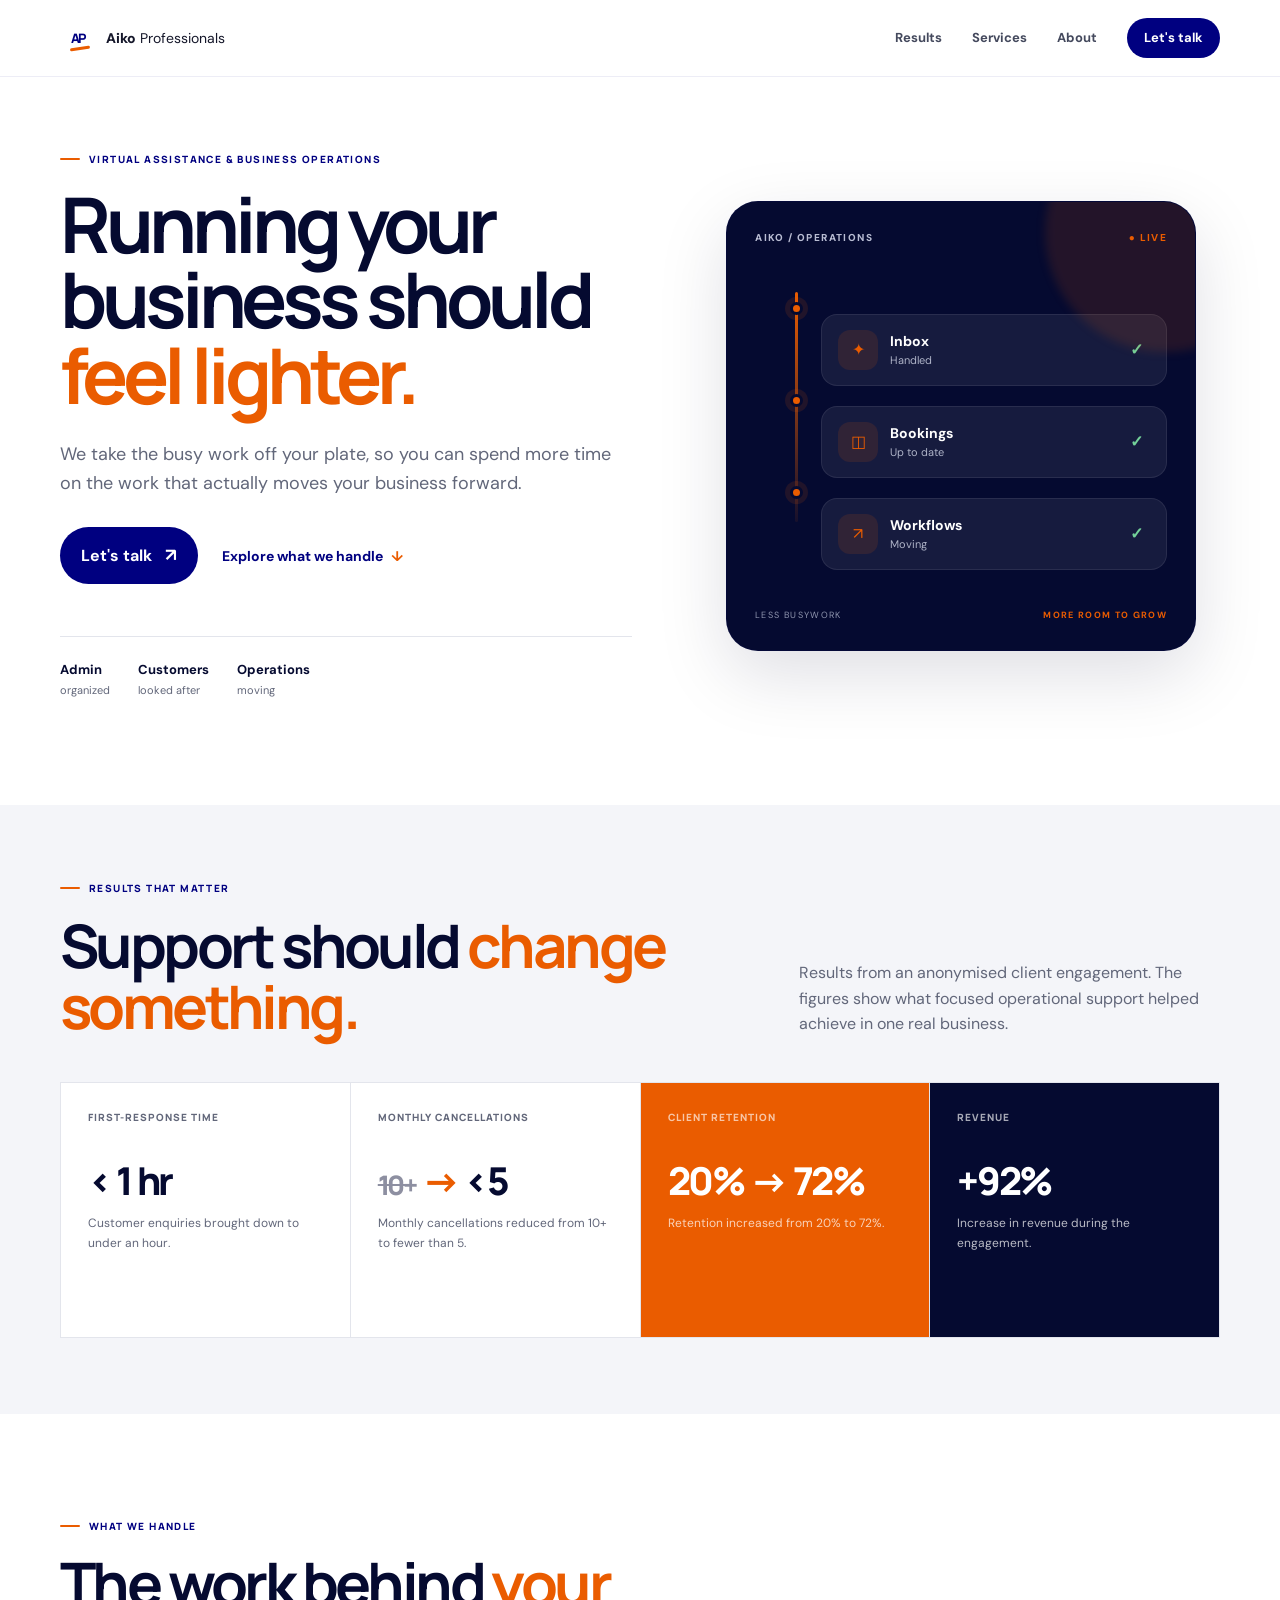
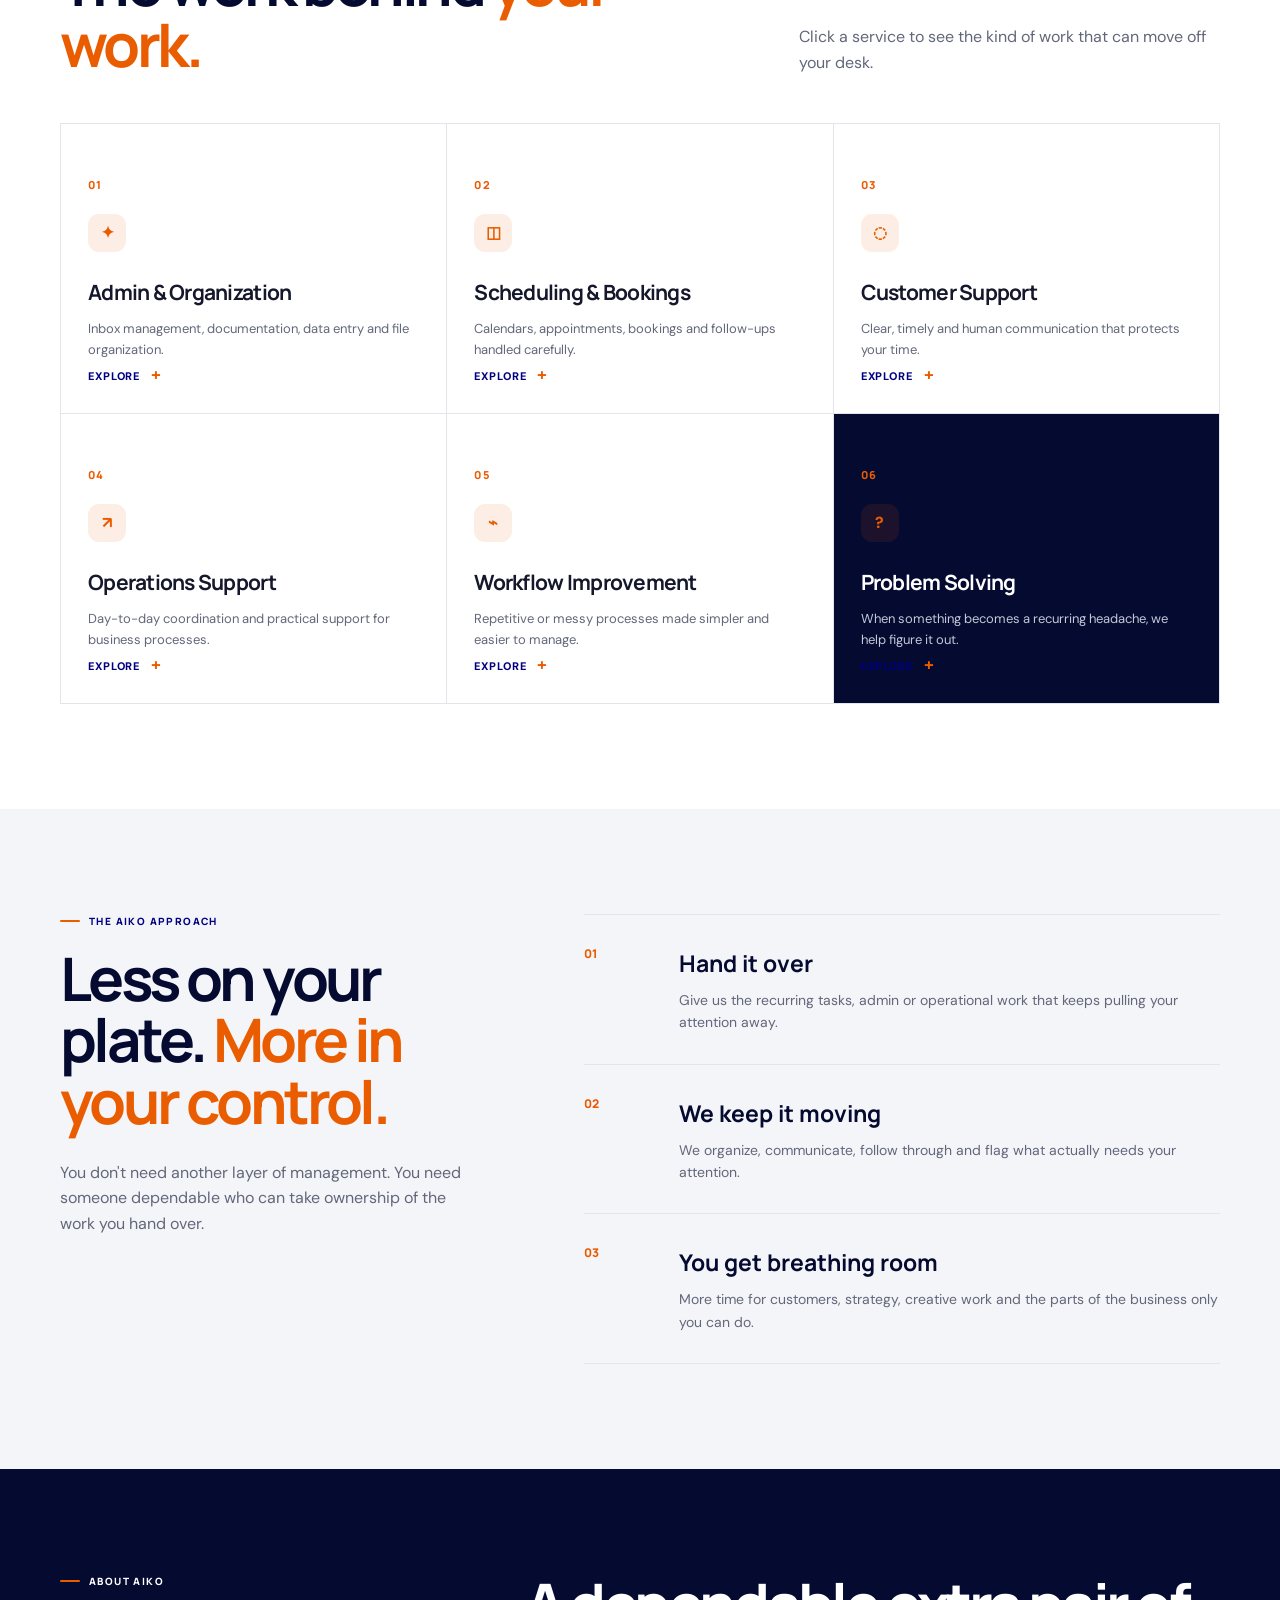
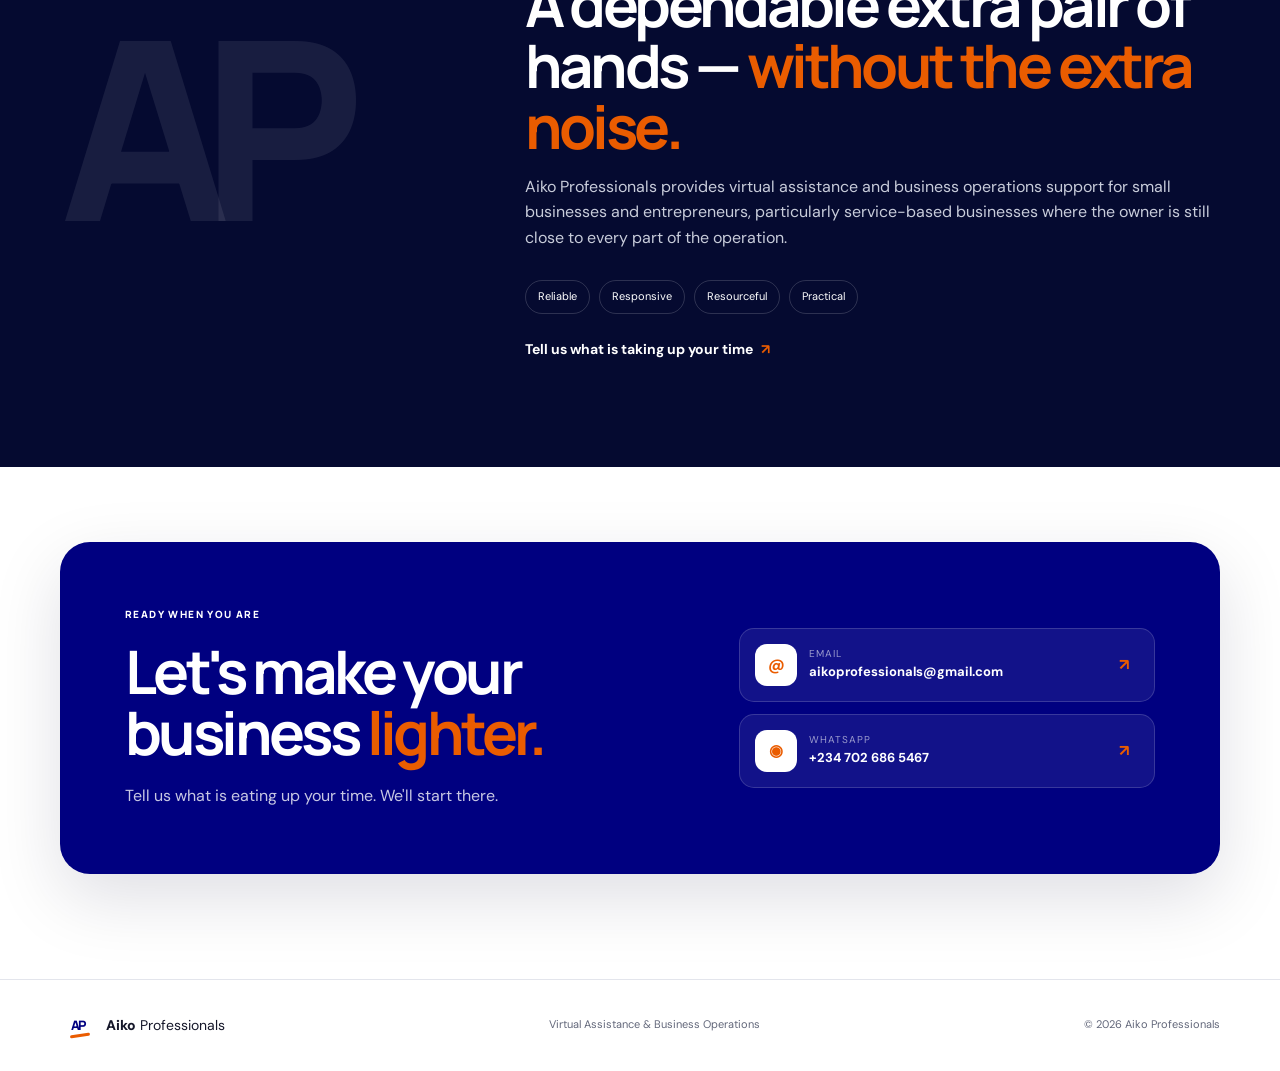
<file: index.html>
<!doctype html>
<html lang="en">
<head>
  <meta charset="utf-8">
  <meta name="viewport" content="width=device-width, initial-scale=1">
  <meta name="description" content="Aiko Professionals provides virtual assistance and business operations support for small businesses and entrepreneurs.">
  <meta name="theme-color" content="#000080">
  <link rel="canonical" href="https://aiko-professional.vercel.app/">
  <meta property="og:type" content="website">
  <meta property="og:site_name" content="Aiko Professionals">
  <meta property="og:title" content="Aiko Professionals | Virtual Assistance & Business Operations">
  <meta property="og:description" content="We take the busy work off your plate, so you can focus on what matters.">
  <meta property="og:url" content="https://aiko-professional.vercel.app/">
  <meta property="og:image" content="https://aiko-professional.vercel.app/og-image.svg">
  <meta name="twitter:card" content="summary_large_image">
  <meta name="twitter:title" content="Aiko Professionals | Virtual Assistance & Business Operations">
  <meta name="twitter:description" content="We take the busy work off your plate, so you can focus on what matters.">
  <meta name="twitter:image" content="https://aiko-professional.vercel.app/og-image.svg">
  <link rel="icon" type="image/svg+xml" href="/favicon.svg">
  <title>Aiko Professionals | Virtual Assistance & Business Operations</title>
  <link rel="preconnect" href="https://fonts.googleapis.com">
  <link rel="preconnect" href="https://fonts.gstatic.com" crossorigin>
  <link href="https://fonts.googleapis.com/css2?family=DM+Sans:wght@400;500;600;700&family=Manrope:wght@500;600;700;800&display=swap" rel="stylesheet">
  <link rel="stylesheet" href="styles.css">
</head>
<body>
  <header class="site-header" id="top">
    <nav class="nav container" aria-label="Primary navigation">
      <a class="brand" href="#top" aria-label="Aiko Professionals home">
        <span class="brand-mark" aria-hidden="true"><span>AP</span><i></i></span>
        <span class="brand-name"><strong>Aiko</strong> Professionals</span>
      </a>
      <button class="menu-toggle" aria-expanded="false" aria-controls="site-menu" aria-label="Open menu"><span></span><span></span></button>
      <div class="nav-links" id="site-menu">
        <a href="#results">Results</a>
        <a href="#services">Services</a>
        <a href="#about">About</a>
        <a class="nav-cta" href="#contact">Let's talk</a>
      </div>
    </nav>
  </header>

  <main>
    <section class="hero section">
      <div class="container hero-grid">
        <div class="hero-copy reveal">
          <p class="eyebrow"><span></span> Virtual Assistance & Business Operations</p>
          <h1>Running your business should <em>feel lighter.</em></h1>
          <p class="hero-text">We take the busy work off your plate, so you can spend more time on the work that actually moves your business forward.</p>
          <div class="hero-actions">
            <a class="button button-primary" href="#contact">Let's talk <span>↗</span></a>
            <a class="text-link" href="#services">Explore what we handle <span>↓</span></a>
          </div>
          <div class="hero-proof">
            <div><strong>Admin</strong><span>organized</span></div>
            <div><strong>Customers</strong><span>looked after</span></div>
            <div><strong>Operations</strong><span>moving</span></div>
          </div>
        </div>

        <div class="hero-visual reveal delay-1" aria-label="Interactive operations support visual">
          <div class="visual-shell">
            <div class="visual-top"><span>AIKO / OPERATIONS</span><span class="live-dot">● LIVE</span></div>
            <div class="flow-line"><span class="flow-dot dot-1"></span><span class="flow-dot dot-2"></span><span class="flow-dot dot-3"></span></div>
            <div class="task task-one"><span class="task-icon">✦</span><div><b>Inbox</b><small>Handled</small></div><strong>✓</strong></div>
            <div class="task task-two"><span class="task-icon">◫</span><div><b>Bookings</b><small>Up to date</small></div><strong>✓</strong></div>
            <div class="task task-three"><span class="task-icon">↗</span><div><b>Workflows</b><small>Moving</small></div><strong>✓</strong></div>
            <div class="visual-bottom"><span>LESS BUSYWORK</span><b>MORE ROOM TO GROW</b></div>
          </div>
        </div>
      </div>
    </section>

    <section class="results section-sm" id="results">
      <div class="container">
        <div class="results-head reveal">
          <div><p class="eyebrow"><span></span> Results that matter</p><h2>Support should <em>change something.</em></h2></div>
          <p>Results from an anonymised client engagement. The figures show what focused operational support helped achieve in one real business.</p>
        </div>
        <div class="stats-grid">
          <article class="stat-card reveal"><span class="stat-label">First-response time</span><strong data-count="1" data-prefix="&lt; " data-suffix=" hr">&lt; 1 hr</strong><p>Customer enquiries brought down to under an hour.</p></article>
          <article class="stat-card reveal delay-1"><span class="stat-label">Monthly cancellations</span><strong><span class="strike">10+</span> <span class="arrow">→</span> &lt;5</strong><p>Monthly cancellations reduced from 10+ to fewer than 5.</p></article>
          <article class="stat-card stat-card-accent reveal delay-2"><span class="stat-label">Client retention</span><strong data-count="72" data-suffix="%">20% → 72%</strong><p>Retention increased from 20% to 72%.</p></article>
          <article class="stat-card stat-card-dark reveal"><span class="stat-label">Revenue</span><strong data-count="92" data-prefix="+" data-suffix="%">+92%</strong><p>Increase in revenue during the engagement.</p></article>
        </div>
      </div>
    </section>

    <section class="services section" id="services">
      <div class="container">
        <div class="section-heading reveal">
          <div><p class="eyebrow"><span></span> What we handle</p><h2>The work behind <em>your work.</em></h2></div>
          <p>Click a service to see the kind of work that can move off your desk.</p>
        </div>
        <div class="service-grid">
          <button class="service-card reveal" type="button" aria-expanded="false">
            <span class="service-no">01</span><span class="service-icon">✦</span><h3>Admin & Organization</h3><p>Inbox management, documentation, data entry and file organization.</p><span class="service-more">Explore <b>+</b></span>
            <span class="service-detail">Inbox cleanup · Data entry · Documents · File organization · Routine admin</span>
          </button>
          <button class="service-card reveal delay-1" type="button" aria-expanded="false">
            <span class="service-no">02</span><span class="service-icon">◫</span><h3>Scheduling & Bookings</h3><p>Calendars, appointments, bookings and follow-ups handled carefully.</p><span class="service-more">Explore <b>+</b></span>
            <span class="service-detail">Calendar management · Appointment setting · Booking coordination · Reminders · Follow-ups</span>
          </button>
          <button class="service-card reveal delay-2" type="button" aria-expanded="false">
            <span class="service-no">03</span><span class="service-icon">◌</span><h3>Customer Support</h3><p>Clear, timely and human communication that protects your time.</p><span class="service-more">Explore <b>+</b></span>
            <span class="service-detail">Email support · Customer enquiries · Responses · Follow-ups · Service coordination</span>
          </button>
          <button class="service-card reveal" type="button" aria-expanded="false">
            <span class="service-no">04</span><span class="service-icon">↗</span><h3>Operations Support</h3><p>Day-to-day coordination and practical support for business processes.</p><span class="service-more">Explore <b>+</b></span>
            <span class="service-detail">Task coordination · Process tracking · Documentation · Admin support · Day-to-day operations</span>
          </button>
          <button class="service-card reveal delay-1" type="button" aria-expanded="false">
            <span class="service-no">05</span><span class="service-icon">⌁</span><h3>Workflow Improvement</h3><p>Repetitive or messy processes made simpler and easier to manage.</p><span class="service-more">Explore <b>+</b></span>
            <span class="service-detail">Process review · Simplification · Templates · Automation opportunities · Better handoffs</span>
          </button>
          <button class="service-card service-card-dark reveal delay-2" type="button" aria-expanded="false">
            <span class="service-no">06</span><span class="service-icon">?</span><h3>Problem Solving</h3><p>When something becomes a recurring headache, we help figure it out.</p><span class="service-more">Explore <b>+</b></span>
            <span class="service-detail">Troubleshooting · Research · Finding practical solutions · Resourcefulness · Follow-through</span>
          </button>
        </div>
      </div>
    </section>

    <section class="approach section" id="approach">
      <div class="container approach-grid">
        <div class="approach-intro reveal">
          <p class="eyebrow"><span></span> The Aiko approach</p>
          <h2>Less on your plate. <em>More in your control.</em></h2>
          <p>You don't need another layer of management. You need someone dependable who can take ownership of the work you hand over.</p>
        </div>
        <div class="steps">
          <article class="step reveal"><span>01</span><div><h3>Hand it over</h3><p>Give us the recurring tasks, admin or operational work that keeps pulling your attention away.</p></div></article>
          <article class="step reveal delay-1"><span>02</span><div><h3>We keep it moving</h3><p>We organize, communicate, follow through and flag what actually needs your attention.</p></div></article>
          <article class="step reveal delay-2"><span>03</span><div><h3>You get breathing room</h3><p>More time for customers, strategy, creative work and the parts of the business only you can do.</p></div></article>
        </div>
      </div>
    </section>

    <section class="about section" id="about">
      <div class="container about-grid">
        <div class="about-label reveal"><p class="eyebrow"><span></span> About Aiko</p><span class="big-ap">AP</span></div>
        <div class="about-copy reveal delay-1">
          <h2>A dependable extra pair of hands — <em>without the extra noise.</em></h2>
          <p>Aiko Professionals provides virtual assistance and business operations support for small businesses and entrepreneurs, particularly service-based businesses where the owner is still close to every part of the operation.</p>
          <div class="about-points">
            <span>Reliable</span><span>Responsive</span><span>Resourceful</span><span>Practical</span>
          </div>
          <a class="text-link" href="#contact">Tell us what is taking up your time <span>↗</span></a>
        </div>
      </div>
    </section>

    <section class="contact section" id="contact">
      <div class="container contact-box reveal">
        <div><p class="eyebrow">Ready when you are</p><h2>Let's make your business <em>lighter.</em></h2><p>Tell us what is eating up your time. We'll start there.</p></div>
        <div class="contact-actions">
          <a class="contact-link" href="mailto:aikoprofessionals@gmail.com"><span class="contact-icon">@</span><span><small>Email</small><strong>aikoprofessionals@gmail.com</strong></span><b>↗</b></a>
          <a class="contact-link" href="https://wa.me/2347026865467" target="_blank" rel="noopener"><span class="contact-icon">◉</span><span><small>WhatsApp</small><strong>+234 702 686 5467</strong></span><b>↗</b></a>
        </div>
      </div>
    </section>
  </main>

  <footer class="footer">
    <div class="container footer-inner">
      <a class="brand footer-brand" href="#top"><span class="brand-mark" aria-hidden="true"><span>AP</span><i></i></span><span class="brand-name"><strong>Aiko</strong> Professionals</span></a>
      <p>Virtual Assistance & Business Operations</p>
      <span>© <span id="year"></span> Aiko Professionals</span>
    </div>
  </footer>

  <script src="script.js"></script>
</body>
</html>
</file>
<file: styles.css>
:root {
  --navy: #000080;
  --orange: #EA5C00;
  --silver: #C0C0C0;
  --deep-navy: #050A30;
  --ink: #15172a;
  --muted: #62677a;
  --soft: #f4f5f9;
  --white: #fff;
  --line: #e3e5ec;
  --shadow: 0 24px 70px rgba(5,10,48,.13);
}
* { box-sizing: border-box; }
html { scroll-behavior: smooth; }
body { margin: 0; color: var(--ink); background: #fff; font-family: "DM Sans", sans-serif; line-height: 1.6; }
button, a { font: inherit; }
a { color: inherit; text-decoration: none; }
button { border: 0; }
.container { width: min(1160px, calc(100% - 40px)); margin: 0 auto; }
.section { padding: 105px 0; }
.section-sm { padding: 76px 0; }
.site-header { position: sticky; top: 0; z-index: 50; background: rgba(255,255,255,.92); border-bottom: 1px solid rgba(0,0,128,.07); backdrop-filter: blur(14px); }
.nav { min-height: 76px; display: flex; align-items: center; justify-content: space-between; gap: 30px; }
.brand { display: inline-flex; align-items: center; gap: 11px; font-size: 14px; }
.brand-name strong { font-weight: 800; }
.brand-mark { position: relative; display: grid; place-items: center; width: 35px; height: 35px; color: var(--navy); font: 800 13px Manrope, sans-serif; letter-spacing: -.12em; }
.brand-mark i { position: absolute; left: 10px; bottom: 6px; width: 20px; height: 3px; background: var(--orange); border-radius: 99px; transform: rotate(-8deg); }
.nav-links { display: flex; align-items: center; gap: 30px; color: #44495d; font-size: 13px; font-weight: 700; }
.nav-links a { transition: color .2s; }
.nav-links a:hover { color: var(--orange); }
.nav-cta { padding: 10px 17px; color: var(--white) !important; background: var(--navy); border-radius: 999px; }
.menu-toggle { display: none; width: 42px; height: 42px; padding: 10px; background: transparent; cursor: pointer; }
.menu-toggle span { display: block; height: 2px; margin: 6px 0; background: var(--navy); }
.eyebrow { display: flex; align-items: center; gap: 9px; margin: 0 0 20px; color: var(--navy); font: 800 10px Manrope, sans-serif; text-transform: uppercase; letter-spacing: .14em; }
.eyebrow span { width: 20px; height: 2px; background: var(--orange); border-radius: 99px; }
h1, h2, h3 { font-family: Manrope, sans-serif; }
h1 { max-width: 800px; margin: 0; color: var(--deep-navy); font-size: clamp(48px, 6vw, 78px); line-height: .98; letter-spacing: -.065em; }
h1 em, h2 em { color: var(--orange); font-style: normal; }
.hero { padding-top: 75px; overflow: hidden; }
.hero-grid { display: grid; grid-template-columns: 1.05fr .95fr; gap: 70px; align-items: center; }
.hero-text { max-width: 610px; margin: 28px 0 30px; color: var(--muted); font-size: 18px; }
.hero-actions { display: flex; align-items: center; gap: 24px; flex-wrap: wrap; }
.button { display: inline-flex; align-items: center; gap: 13px; padding: 14px 21px; border-radius: 999px; font-weight: 700; transition: transform .2s, box-shadow .2s; }
.button:hover { transform: translateY(-2px); box-shadow: 0 10px 25px rgba(0,0,128,.16); }
.button-primary { color: var(--white); background: var(--navy); }
.button span { font-size: 18px; }
.text-link { display: inline-flex; align-items: center; gap: 8px; color: var(--navy); font-weight: 700; font-size: 14px; }
.text-link span { color: var(--orange); }
.hero-proof { display: flex; gap: 28px; margin-top: 52px; padding-top: 23px; border-top: 1px solid var(--line); }
.hero-proof div { display: grid; gap: 1px; }
.hero-proof strong { color: var(--deep-navy); font-size: 13px; }
.hero-proof span { color: var(--muted); font-size: 11px; }
.hero-visual { min-height: 510px; display: grid; place-items: center; }
.visual-shell { position: relative; width: min(470px, 100%); height: 450px; padding: 28px; overflow: hidden; border: 1px solid rgba(0,0,128,.1); border-radius: 32px; background: var(--deep-navy); box-shadow: var(--shadow); transition: transform .18s ease; }
.visual-shell::after { content: ""; position: absolute; width: 240px; height: 240px; right: -90px; top: -90px; border-radius: 50%; background: rgba(234,92,0,.13); filter: blur(5px); }
.visual-top { position: relative; z-index: 2; display: flex; justify-content: space-between; color: #b9bdd3; font-size: 10px; font-weight: 800; letter-spacing: .14em; }
.live-dot { color: var(--orange); }
.flow-line { position: absolute; left: 68px; top: 90px; width: 3px; height: 230px; background: linear-gradient(var(--orange), rgba(234,92,0,.08)); border-radius: 99px; }
.flow-dot { position: absolute; left: -5px; width: 13px; height: 13px; border: 3px solid var(--deep-navy); background: var(--orange); border-radius: 50%; box-shadow: 0 0 0 5px rgba(234,92,0,.12); animation: pulse 2.8s infinite; }
.dot-1 { top: 10px; }.dot-2 { top: 102px; animation-delay: .5s; }.dot-3 { top: 194px; animation-delay: 1s; }
.task { position: absolute; left: 94px; right: 28px; display: grid; grid-template-columns: 40px 1fr 20px; align-items: center; gap: 12px; padding: 15px 16px; border: 1px solid rgba(255,255,255,.08); border-radius: 16px; background: rgba(255,255,255,.07); color: white; transition: transform .25s, background .25s; }
.task:hover { transform: translateX(8px); background: rgba(255,255,255,.12); }
.task-one { top: 112px; }.task-two { top: 204px; }.task-three { top: 296px; }
.task-icon { display: grid; place-items: center; width: 40px; height: 40px; color: var(--orange); background: rgba(234,92,0,.12); border-radius: 12px; }
.task b, .task small { display: block; }.task b { font-size: 14px; }.task small { color: #aeb3c7; font-size: 11px; }.task > strong { color: #74d29a; }
.visual-bottom { position: absolute; bottom: 27px; left: 28px; right: 28px; display: flex; justify-content: space-between; align-items: center; color: #9096af; font-size: 9px; letter-spacing: .15em; }.visual-bottom b { color: var(--orange); font-size: 9px; }
.results { background: var(--soft); }
.results-head { display: grid; grid-template-columns: 1fr .62fr; gap: 60px; align-items: end; margin-bottom: 45px; }
.results-head h2, .section-heading h2, .approach h2, .about h2, .contact h2 { margin: 0; color: var(--deep-navy); font-size: clamp(38px, 4.7vw, 60px); line-height: 1.02; letter-spacing: -.06em; }
.results-head > p { margin: 0; color: var(--muted); }
.stats-grid { display: grid; grid-template-columns: repeat(4, 1fr); border-top: 1px solid var(--line); border-left: 1px solid var(--line); }
.stat-card { min-height: 255px; padding: 27px; border-right: 1px solid var(--line); border-bottom: 1px solid var(--line); background: white; transition: transform .25s, box-shadow .25s; }
.stat-card:hover { transform: translateY(-7px); box-shadow: 0 18px 35px rgba(5,10,48,.09); }
.stat-card-accent { background: var(--orange); color: white; }.stat-card-dark { background: var(--deep-navy); color: white; }
.stat-label { display: block; color: var(--muted); font: 800 10px Manrope, sans-serif; text-transform: uppercase; letter-spacing: .1em; }.stat-card-accent .stat-label, .stat-card-dark .stat-label { color: rgba(255,255,255,.65); }
.stat-card strong { display: block; margin: 38px 0 14px; color: var(--deep-navy); font: 800 clamp(29px, 3vw, 42px)/1 Manrope, sans-serif; letter-spacing: -.06em; }.stat-card-accent strong, .stat-card-dark strong { color: white; }
.stat-card .strike { text-decoration: line-through; text-decoration-thickness: 2px; opacity: .45; font-size: .7em; }.arrow { color: var(--orange); }.stat-card p { margin: 0; color: var(--muted); font-size: 12px; }.stat-card-accent p, .stat-card-dark p { color: rgba(255,255,255,.72); }
.section-heading { display: grid; grid-template-columns: 1fr .62fr; gap: 60px; align-items: end; margin-bottom: 48px; }.section-heading > p { margin: 0; color: var(--muted); }
.service-grid { display: grid; grid-template-columns: repeat(3, 1fr); border-top: 1px solid var(--line); border-left: 1px solid var(--line); }
.service-card { position: relative; min-height: 290px; padding: 27px; text-align: left; color: var(--ink); background: white; border-right: 1px solid var(--line); border-bottom: 1px solid var(--line); cursor: pointer; overflow: hidden; transition: transform .25s, background .25s, color .25s; }
.service-card:hover { transform: translateY(-5px); background: #fafaff; }
.service-card.expanded { background: var(--navy); color: white; transform: translateY(-5px); }
.service-card-dark { color: white; background: var(--deep-navy); }.service-card-dark:hover { background: #080e3e; }.service-card-dark.expanded { background: var(--orange); }
.service-no { display: block; margin-bottom: 22px; color: var(--orange); font: 800 11px Manrope, sans-serif; letter-spacing: .12em; }.expanded .service-no { color: rgba(255,255,255,.72); }
.service-icon { display: grid; place-items: center; width: 38px; height: 38px; margin-bottom: 24px; color: var(--orange); background: rgba(234,92,0,.1); border-radius: 11px; font-weight: 800; }.expanded .service-icon { color: var(--navy); background: white; }
.service-card h3 { margin: 0 0 10px; font-size: 21px; letter-spacing: -.035em; }.service-card p { margin: 0; color: var(--muted); font-size: 13px; }.service-card-dark p { color: #c4c8d8; }.expanded p { color: rgba(255,255,255,.78); }
.service-more { position: absolute; left: 27px; bottom: 25px; color: var(--navy); font-size: 11px; font-weight: 800; text-transform: uppercase; letter-spacing: .08em; }.service-more b { display: inline-block; margin-left: 7px; color: var(--orange); font-size: 17px; transition: transform .2s; }.expanded .service-more { color: white; }.expanded .service-more b { color: white; transform: rotate(45deg); }
.service-detail { position: absolute; left: 27px; right: 27px; bottom: 62px; color: rgba(255,255,255,.9); font-size: 12px; line-height: 1.7; opacity: 0; transform: translateY(10px); transition: opacity .25s, transform .25s; pointer-events: none; }.expanded .service-detail { opacity: 1; transform: none; }
.approach { background: var(--soft); }.approach-grid { display: grid; grid-template-columns: .8fr 1.2fr; gap: 100px; }.approach-intro > p:last-child { max-width: 500px; color: var(--muted); margin-top: 28px; }.steps { border-top: 1px solid var(--line); }.step { display: grid; grid-template-columns: 70px 1fr; gap: 25px; padding: 30px 0; border-bottom: 1px solid var(--line); }.step > span { color: var(--orange); font: 800 12px Manrope, sans-serif; }.step h3 { margin: 0 0 7px; color: var(--deep-navy); font-size: 23px; }.step p { margin: 0; color: var(--muted); font-size: 14px; max-width: 560px; }
.about { background: var(--deep-navy); color: white; }.about-grid { display: grid; grid-template-columns: .7fr 1.3fr; gap: 90px; }.about .eyebrow { color: white; }.big-ap { display: block; margin-top: 50px; color: rgba(255,255,255,.08); font: 800 clamp(130px, 20vw, 250px)/.7 Manrope, sans-serif; letter-spacing: -.12em; }.about h2 { color: white; }.about-copy p { max-width: 700px; color: #c8ccda; }.about-points { display: flex; flex-wrap: wrap; gap: 9px; margin: 30px 0 6px; }.about-points span { padding: 7px 12px; color: white; border: 1px solid rgba(255,255,255,.16); border-radius: 999px; font-size: 11px; }.about-copy .text-link { margin-top: 18px; color: white; }
.contact { padding-top: 75px; }.contact-box { display: grid; grid-template-columns: 1fr .75fr; gap: 60px; align-items: center; padding: 65px; border-radius: 30px; background: var(--navy); color: white; box-shadow: var(--shadow); }.contact .eyebrow { color: white; }.contact h2 { color: white; }.contact-box > div:first-child > p:last-child { margin: 20px 0 0; color: rgba(255,255,255,.78); }.contact-actions { display: grid; gap: 12px; }.contact-link { display: grid; grid-template-columns: 42px 1fr 20px; align-items: center; gap: 12px; padding: 15px; color: white; border: 1px solid rgba(255,255,255,.16); border-radius: 15px; background: rgba(255,255,255,.07); transition: transform .2s, background .2s; }.contact-link:hover { transform: translateX(5px); background: rgba(255,255,255,.13); }.contact-icon { display: grid; place-items: center; width: 42px; height: 42px; color: var(--orange); background: white; border-radius: 12px; font-weight: 800; }.contact-link small, .contact-link strong { display: block; }.contact-link small { color: rgba(255,255,255,.58); font-size: 10px; text-transform: uppercase; letter-spacing: .1em; }.contact-link strong { font-size: 13px; }.contact-link > b { color: var(--orange); }
.footer { padding: 28px 0; border-top: 1px solid var(--line); }.footer-inner { display: flex; align-items: center; justify-content: space-between; gap: 20px; color: var(--muted); font-size: 11px; }.footer-brand { color: var(--ink); }.footer-inner p { margin: 0; }
.reveal { opacity: 0; transform: translateY(18px); transition: opacity .65s ease, transform .65s ease; }.reveal.visible { opacity: 1; transform: none; }.delay-1 { transition-delay: .08s; }.delay-2 { transition-delay: .16s; }
@keyframes pulse { 0%,100% { transform: scale(1); opacity: 1; } 50% { transform: scale(1.22); opacity: .75; } }
@media (max-width: 950px) {
  .section { padding: 82px 0; }.hero { padding-top: 62px; }.hero-grid, .approach-grid, .about-grid, .contact-box { grid-template-columns: 1fr; gap: 55px; }.hero-visual { min-height: 430px; }.results-head, .section-heading { grid-template-columns: 1fr; gap: 18px; }.stats-grid { grid-template-columns: repeat(2, 1fr); }.service-grid { grid-template-columns: repeat(2, 1fr); }.contact-box { padding: 48px; }
}
@media (max-width: 680px) {
  .container { width: min(100% - 28px, 1160px); }.nav { min-height: 68px; }.menu-toggle { display: block; }.nav-links { position: absolute; top: 68px; left: 0; right: 0; display: grid; gap: 0; padding: 10px 14px 16px; background: white; border-bottom: 1px solid var(--line); transform: translateY(-130%); transition: transform .25s ease; }.nav-links.open { transform: translateY(0); }.nav-links a { padding: 12px 10px; }.nav-cta { text-align: center; margin-top: 6px; }.hero h1 { font-size: clamp(44px, 14vw, 62px); }.hero-text { font-size: 16px; }.hero-proof { gap: 15px; }.hero-proof strong { font-size: 11px; }.hero-proof span { font-size: 10px; }.hero-visual { min-height: 390px; }.visual-shell { height: 380px; border-radius: 24px; padding: 22px; }.flow-line { left: 50px; }.task { left: 72px; right: 18px; }.task-one { top: 95px; }.task-two { top: 174px; }.task-three { top: 253px; }.visual-bottom { left: 22px; right: 22px; bottom: 20px; }.stats-grid, .service-grid { grid-template-columns: 1fr; }.stat-card { min-height: 215px; }.service-card { min-height: 255px; }.results-head h2 { font-size: 42px; }.contact-box { padding: 38px 28px; }.contact-link strong { font-size: 12px; }.footer-inner { flex-direction: column; align-items: flex-start; }.footer-inner p { order: 3; }.big-ap { margin-top: 15px; }
}
@media (prefers-reduced-motion: reduce) { *, *::before, *::after { scroll-behavior: auto !important; animation: none !important; transition-duration: .01ms !important; } }
</file>
